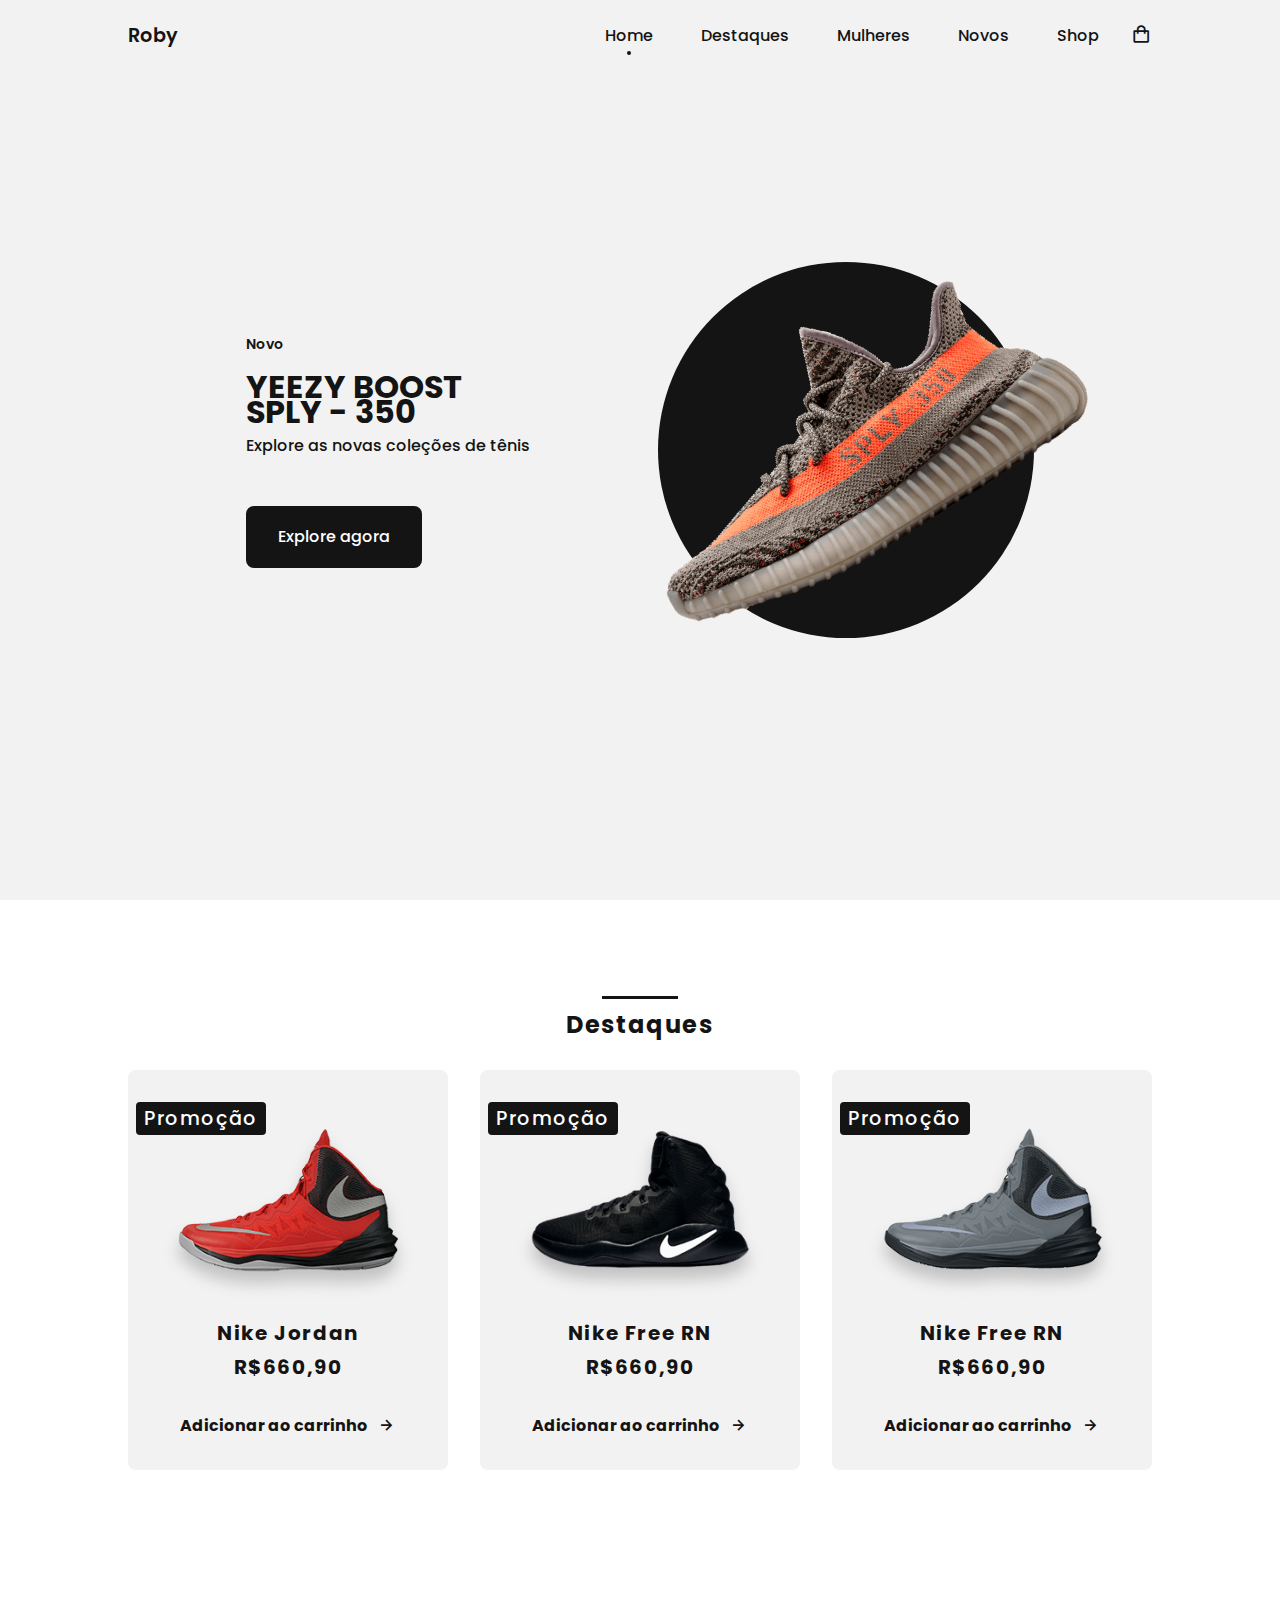
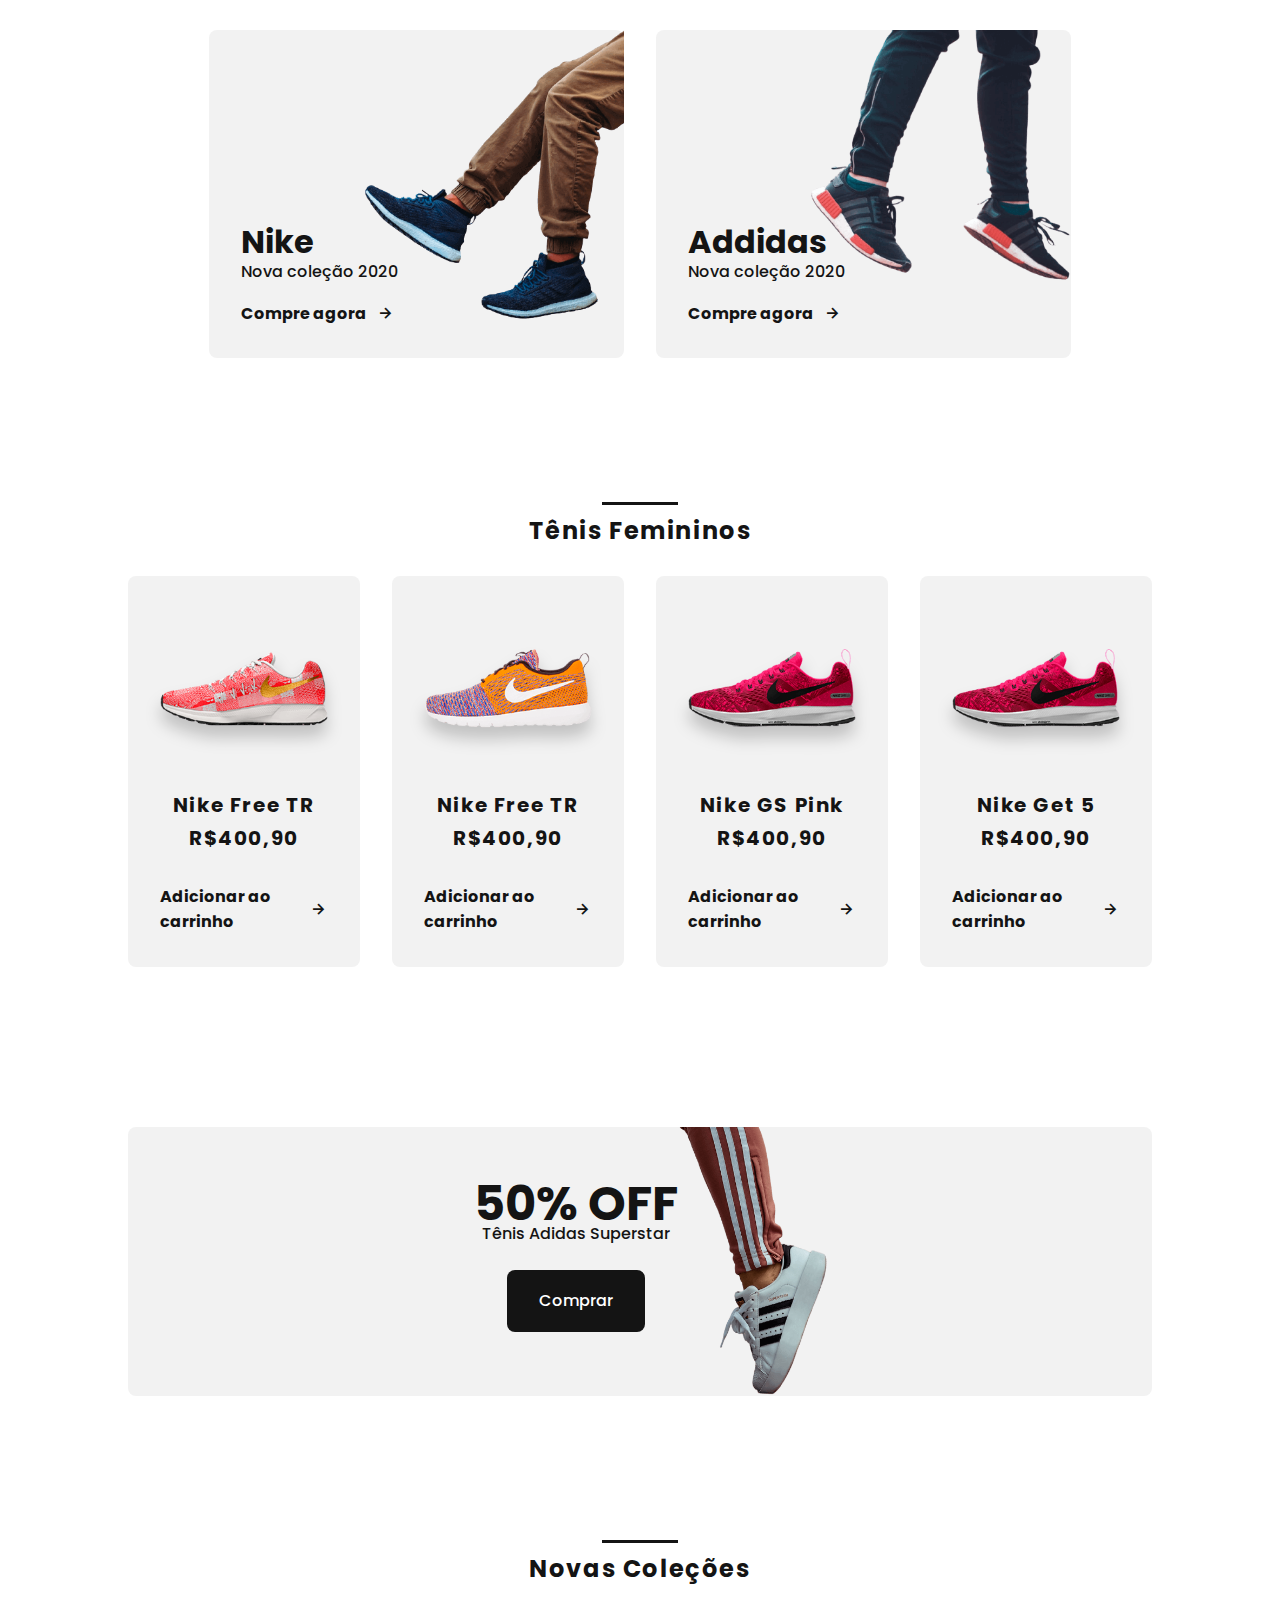
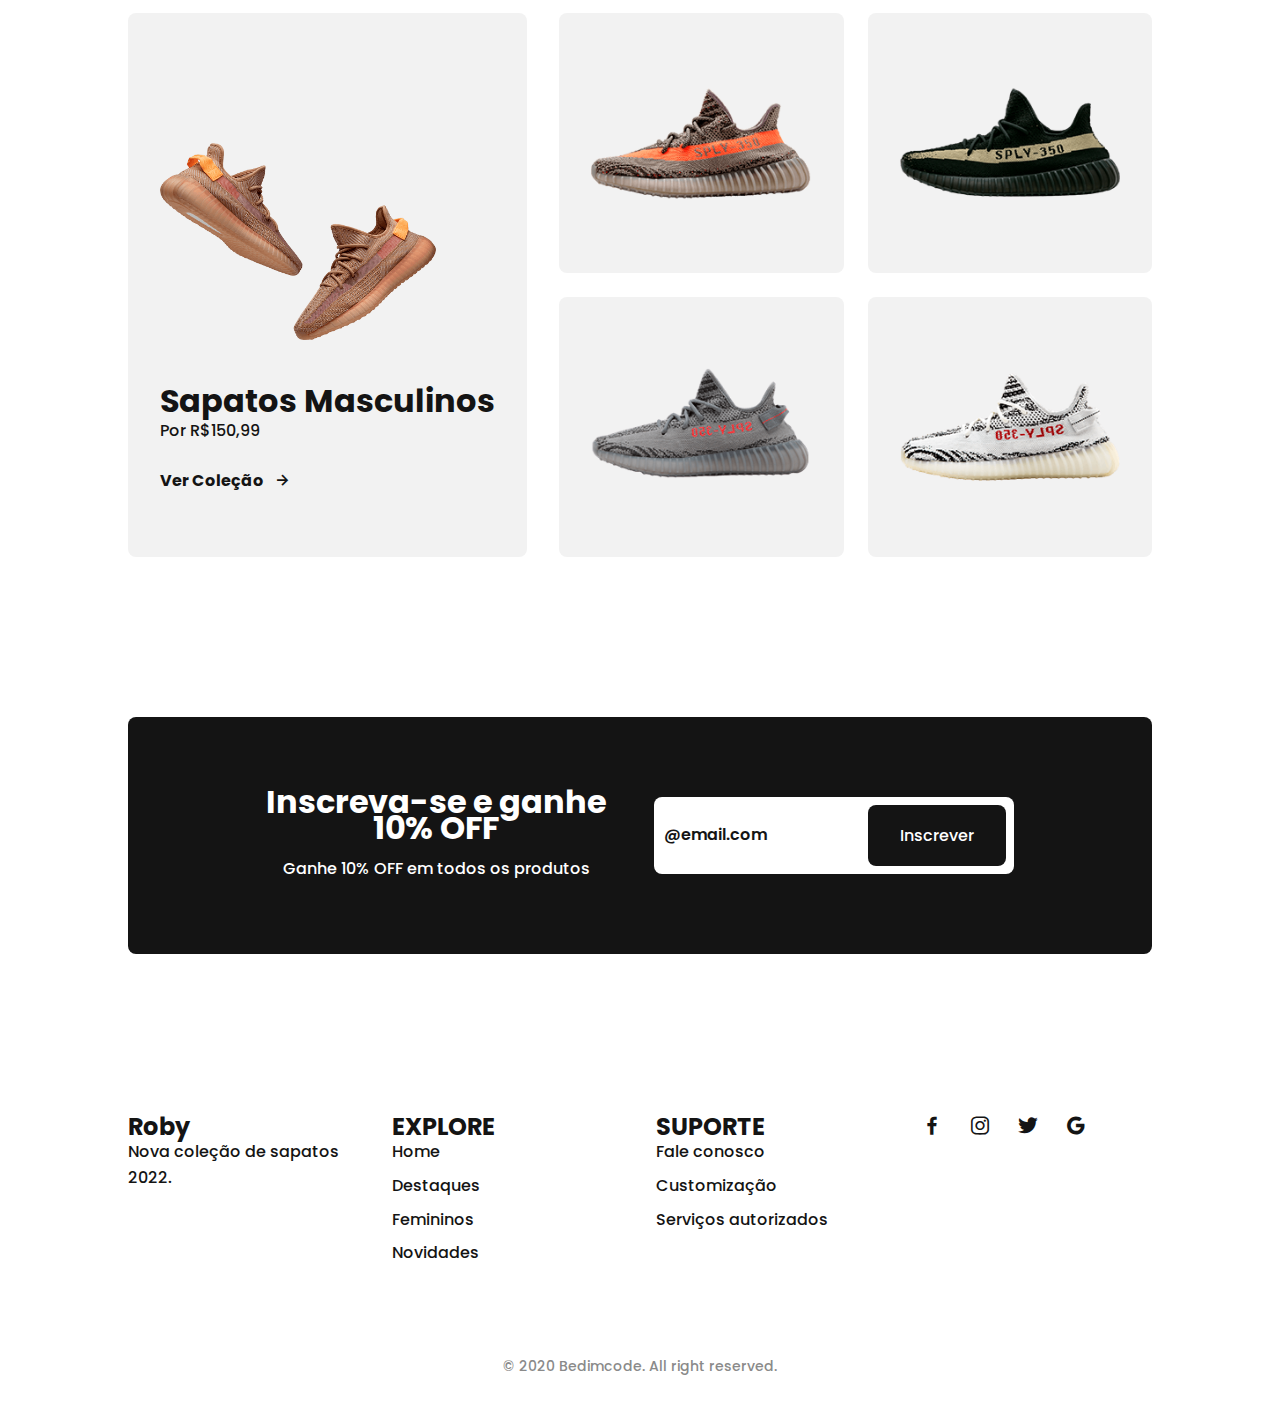
<file: index.html>
<!DOCTYPE html>
<html lang="pt-br">
<head>
    <meta charset="UTF-8">
    <meta http-equiv="X-UA-Compatible" content="IE=edge">
    <meta name="viewport" content="width=device-width, initial-scale=1.0">
    <link rel="stylesheet" href="css/style.css">
    <link href='https://unpkg.com/boxicons@2.1.2/css/boxicons.min.css' rel='stylesheet'>
    <title>Roby - Loja de Sapatos</title>
</head>


<body>
    
    <!-- =========== HEADER =========== -->
    <header class="l-header" id="header">
        <nav class="nav bd-grid">
            <div class="nav__toggle" id="nav-toggle">
                <i class='bx bxs-grid'></i>
            </div>

            <a href="#" class="nav__logo">Roby</a>

            <div class="nav__menu" id="nav-menu">
                <ul class="nav__list">
                    <li class="nav__item"><a href="#home" class="nav__link active">Home</a></li>
                    <li class="nav__item"><a href="#featured" class="nav__link">Destaques</a></li>
                    <li class="nav__item"><a href="#women" class="nav__link">Mulheres</a></li>
                    <li class="nav__item"><a href="#new" class="nav__link">Novos</a></li>
                    <li class="nav__item"><a href="./shop.html" class="nav__link">Shop</a></li>
                </ul>
            </div>

            <div class="nav__shop">
                <i class='bx bx-shopping-bag'></i>
            </div>
        </nav>
    </header>

    <!-- =========== MAIN =========== -->
    <main class="l-main">
        <!-- =========== HOME =========== -->
        <section class="home" id="home">
            <div class="home__container bd-grid">
                <div class="home__sneaker">
                    <div class="home__shape"></div>
                    <img src="img/imghome.png" alt="" class="home__img">
                </div>

                <div class="home__data">
                    <span class="home__new">Novo</span>
                    <h1 class="home__title">YEEZY BOOST <br> SPLY - 350</h1>
                    <p class="home__description">Explore as novas coleções de tênis</p>
                    <a href="#" class="button">Explore agora</a>
                </div>
            </div>

        </section>

        <!-- =========== Destaques =========== -->
        <section class="featured section" id="featured">
            <h2 class="section-title">Destaques</h2>

            <div class="featured__container bd-grid">
                <article class="sneaker">
                    <div class="sneaker__sale">Promoção</div>
                    <img src="img/featured1.png" class="sneaker__img">
                    <span class="sneaker__name">Nike Jordan</span>
                    <span class="sneaker__price">R$660,90</span>
                    <a href="#" class="button-light">Adicionar ao carrinho <i class='bx bx-right-arrow-alt button-icon'></i></a>
                </article>

                <article class="sneaker">
                    <div class="sneaker__sale">Promoção</div>
                    <img src="img/featured2.png" class="sneaker__img">
                    <span class="sneaker__name">Nike Free RN</span>
                    <span class="sneaker__price">R$660,90</span>
                    <a href="#" class="button-light">Adicionar ao carrinho <i class='bx bx-right-arrow-alt button-icon'></i></a>
                </article>

                <article class="sneaker">
                    <div class="sneaker__sale">Promoção</div>
                    <img src="img/featured3.png" class="sneaker__img">
                    <span class="sneaker__name">Nike Free RN</span>
                    <span class="sneaker__price">R$660,90</span>
                    <a href="#" class="button-light">Adicionar ao carrinho <i class='bx bx-right-arrow-alt button-icon'></i></a>
                </article>
            </div>
        </section>


        <!-- =========== COLEÇÃO =========== -->
        <section class="collection section">
            <div class="collection__container bd-grid">
                <div class="collection__card">
                    <div class="collection__data">
                        <h3 class="collection__name">Nike</h3>
                        <p class="collection__description">Nova coleção 2020</p>
                        <a href="#" class="button-light">Compre agora <i class='bx bx-right-arrow-alt button-icon'></i></a>
                    </div>

                    <img src="img/collection1.png" alt="" class="collection__img">
                </div>


                <div class="collection__card">
                    <div class="collection__data">
                        <h3 class="collection__name">Addidas</h3>
                        <p class="collection__description">Nova coleção 2020</p>
                        <a href="#" class="button-light">Compre agora <i class='bx bx-right-arrow-alt button-icon'></i></a>
                    </div>

                    <img src="img/collection2.png" alt="" class="collection__img">
                </div>
            </div>
        </section>

        <!-- =========== MULHERES =========== -->
        <section class="women section" id="women">
            <h2 class="section-title">Tênis Femininos</h2>

            <div class="women__container bd-grid">
                <article class="sneaker">
                    <img src="img/women1.png" class="sneaker__img">
                    <span class="sneaker__name">Nike Free TR</span>
                    <span class="sneaker__price">R$400,90</span>
                    <a href="#" class="button-light">Adicionar ao carrinho <i class='bx bx-right-arrow-alt button-icon'></i></a>
                </article>

                <article class="sneaker">
                    <img src="img/women2.png" class="sneaker__img">
                    <span class="sneaker__name">Nike Free TR</span>
                    <span class="sneaker__price">R$400,90</span>
                    <a href="#" class="button-light">Adicionar ao carrinho <i class='bx bx-right-arrow-alt button-icon'></i></a>
                </article>

                <article class="sneaker">
                    <img src="img/women3.png" class="sneaker__img">
                    <span class="sneaker__name">Nike GS Pink</span>
                    <span class="sneaker__price">R$400,90</span>
                    <a href="#" class="button-light">Adicionar ao carrinho <i class='bx bx-right-arrow-alt button-icon'></i></a>
                </article>

                <article class="sneaker">
                    <img src="img/women3.png" class="sneaker__img">
                    <span class="sneaker__name">Nike Get 5</span>
                    <span class="sneaker__price">R$400,90</span>
                    <a href="#" class="button-light">Adicionar ao carrinho <i class='bx bx-right-arrow-alt button-icon'></i></a>
                </article>
            </div>
        </section>

        <!-- =========== OFERTAS =========== -->
        <section class="offer section">
            <div class="offer__container bd-grid">
                <div class="offer__data">
                    <h3 class="offer__title">50% OFF</h3>
                    <p class="offer__description">Tênis Adidas Superstar</p>
                    <a href="#" class="button">Comprar</a>
                </div>

                <img src="img/offert.png" alt="" class="offer__img">
            </div>
        </section>

        <!-- =========== NOVAS COLEÇÕES =========== -->
        <section class="new section" id="new">
            <h2 class="section-title">Novas Coleções</h2>

            <div class="new__container bd-grid">
                <div class="new__mens">
                    <img src="img/new1.png" alt="" class="new__mens-img">
                    <h3 class="new__title">Sapatos Masculinos</h3>
                    <span class="new__price">Por R$150,99</span>
                    <a href="#" class="button-light">Ver Coleção <i class='bx bx-right-arrow-alt button-icon'></i></a>
                </div>

                <div class="new__sneaker">
                    <div class="new__sneaker-card">
                        <img src="img/new2.png" alt="" class="new__sneaker-img">
                        <div class="new__sneaker-overlay">
                            <a href="#" class="button">Adicionar ao carrinho</a>
                        </div>
                    </div>

                    <div class="new__sneaker-card">
                        <img src="img/new3.png" alt="" class="new__sneaker-img">
                        <div class="new__sneaker-overlay">
                            <a href="#" class="button">Adicionar ao carrinho</a>
                        </div>
                    </div>

                    <div class="new__sneaker-card">
                        <img src="img/new4.png" alt="" class="new__sneaker-img">
                        <div class="new__sneaker-overlay">
                            <a href="#" class="button">Adicionar ao carrinho</a>
                        </div>
                    </div>

                    <div class="new__sneaker-card">
                        <img src="img/new5.png" alt="" class="new__sneaker-img">
                        <div class="new__sneaker-overlay">
                            <a href="#" class="button">Adicionar ao carrinho</a>
                        </div>
                    </div>

                    
                </div>
            </div>
        </section>

        <!-- =========== NEWSLETTER =========== -->
        <section class="newsletter section">
            <div class="newsletter__container bd-grid">
                <div>
                    <h3 class="newsletter__title">Inscreva-se e ganhe <br> 10% OFF</h3>
                    <p class="newsletter__description">Ganhe 10% OFF em todos os produtos</p>
                </div>

                <form action="" class="newsletter__subscribe">
                    <input type="text" placeholder="@email.com" class="newsletter__input">
                    <a href="#" class="button">Inscrever</a>
                </form>
            </div>
        </section>
    </main>

    <!-- =========== FOOTER =========== -->
    <footer class="footer section">
        <div class="footer__container bd-grid">
            <div class="footer__box">
                <h3 class="footer__title">Roby</h3>
                <p class="footer__description">Nova coleção de sapatos 2022.</p>
            </div>

            <div class="footer__box">
                <h3 class="footer__title">EXPLORE</h3>
                
                <ul>
                    <li><a href="#home" class="footer__link">Home</a></li>
                    <li><a href="#featured" class="footer__link">Destaques</a></li>
                    <li><a href="#women" class="footer__link">Femininos</a></li>
                    <li><a href="#new" class="footer__link">Novidades</a></li>
                </ul>
            </div>

            <div class="footer__box">
                <h3 class="footer__title">SUPORTE</h3>
                
                <ul>
                    <li><a href="#" class="footer__link">Fale conosco</a></li>
                    <li><a href="#" class="footer__link">Customização</a></li>
                    <li><a href="#" class="footer__link">Serviços autorizados</a></li>
                </ul>
            </div>

            <div class="footer__box">
                <a href="#" class="footer__social"><i class="bx bxl-facebook"></i></a>
                <a href="#" class="footer__social"><i class="bx bxl-instagram"></i></a>
                <a href="#" class="footer__social"><i class="bx bxl-twitter"></i></a>
                <a href="#" class="footer__social"><i class="bx bxl-google"></i></a>
            </div>
        </div>

        <p class="footer__copy">&#169; 2020 Bedimcode. All right reserved.</p>
    </footer>

    <script src="js/main.js"></script>
</body>
</html>
</file>
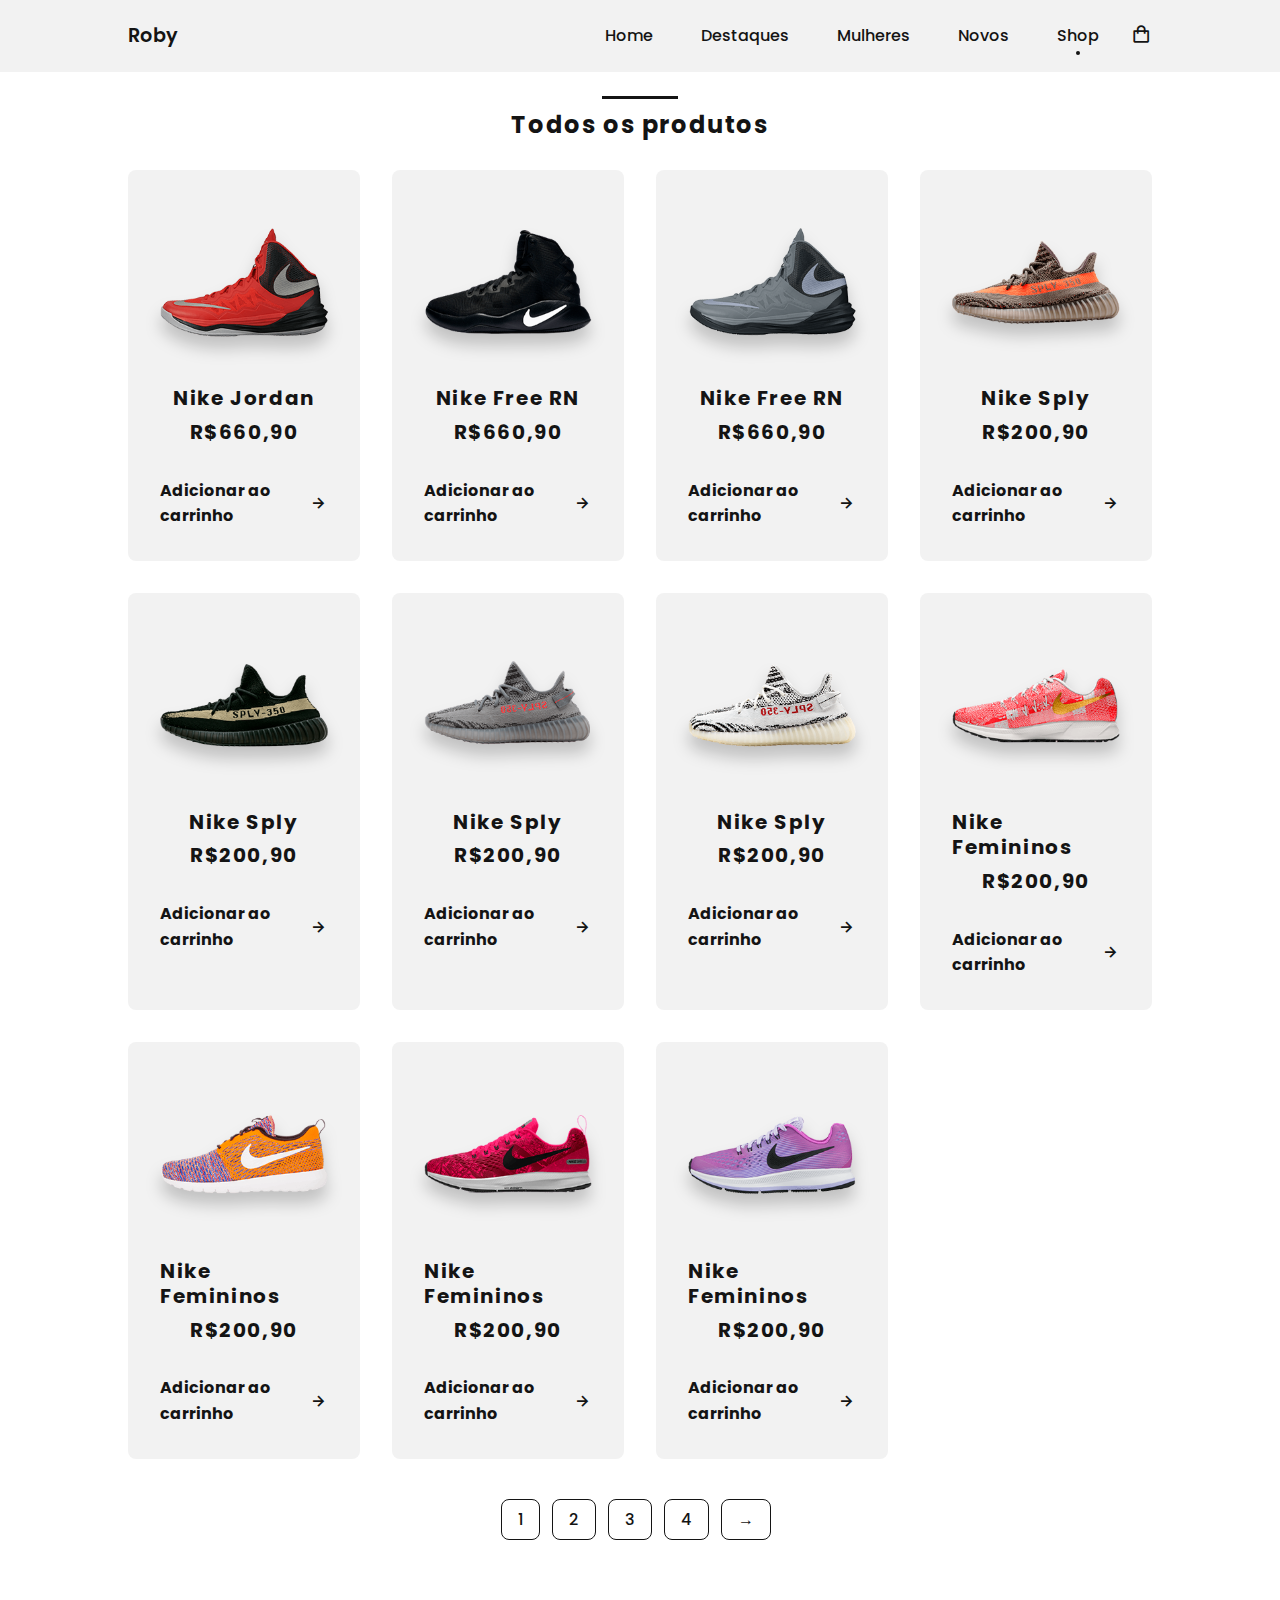
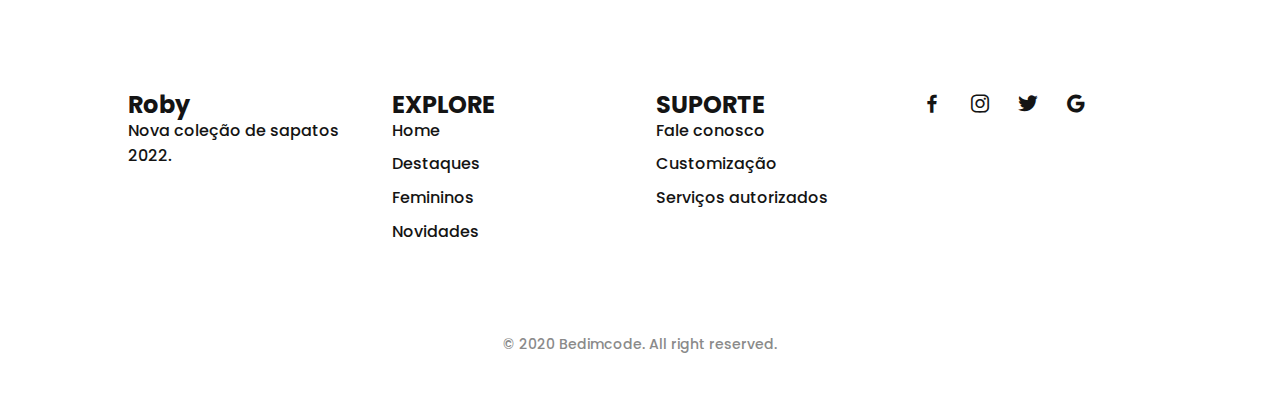
<file: shop.html>
<!DOCTYPE html>
<html lang="pt-br">
<head>
    <meta charset="UTF-8">
    <meta http-equiv="X-UA-Compatible" content="IE=edge">
    <meta name="viewport" content="width=device-width, initial-scale=1.0">
    <link rel="stylesheet" href="css/style.css">
    <link href='https://unpkg.com/boxicons@2.1.2/css/boxicons.min.css' rel='stylesheet'>
    <title>Shop - Ruby</title>
</head>

<body>
    
    <!--=======HEADER=======-->
    <header class="l-header" id="header">
        <nav class="nav bd-grid">
            <div class="nav__toggle" id="nav-toggle">
                <i class='bx bxs-grid'></i>
            </div>

            <a href="#" class="nav__logo">Roby</a>

            <div class="nav__menu" id="nav-menu">
                <ul class="nav__list">
                    <li class="nav__item"><a href="./index.html" class="nav__link">Home</a></li>
                    <li class="nav__item"><a href="./index.html" class="nav__link">Destaques</a></li>
                    <li class="nav__item"><a href="./index.html" class="nav__link">Mulheres</a></li>
                    <li class="nav__item"><a href="./index.html" class="nav__link">Novos</a></li>
                    <li class="nav__item"><a href="#shop" class="nav__link active">Shop</a></li>
                </ul>
            </div>

            <div class="nav__shop">
                <i class='bx bx-shopping-bag'></i>
            </div>
        </nav>
    </header>

    <!--=======MAIN=======-->
    <main class="l-main">
        <!--=======ALL PRODUCTS=======-->
        <section class="featured section" id="shop">
            <h2 class="section-title">Todos os produtos</h2>

            <div class="featured__container bd-grid">
                <article class="sneaker">
                    <img src="img/featured1.png" class="sneaker__img">
                    <span class="sneaker__name">Nike Jordan</span>
                    <span class="sneaker__price">R$660,90</span>
                    <a href="#" class="button-light">Adicionar ao carrinho <i class='bx bx-right-arrow-alt button-icon'></i></a>
                </article>

                <article class="sneaker">
                    <img src="img/featured2.png" class="sneaker__img">
                    <span class="sneaker__name">Nike Free RN</span>
                    <span class="sneaker__price">R$660,90</span>
                    <a href="#" class="button-light">Adicionar ao carrinho <i class='bx bx-right-arrow-alt button-icon'></i></a>
                </article>

                <article class="sneaker">
                    <img src="img/featured3.png" class="sneaker__img">
                    <span class="sneaker__name">Nike Free RN</span>
                    <span class="sneaker__price">R$660,90</span>
                    <a href="#" class="button-light">Adicionar ao carrinho <i class='bx bx-right-arrow-alt button-icon'></i></a>
                </article>

                <article class="sneaker">
                    <img src="img/new2.png" class="sneaker__img">
                    <span class="sneaker__name">Nike Sply</span>
                    <span class="sneaker__price">R$200,90</span>
                    <a href="#" class="button-light">Adicionar ao carrinho <i class='bx bx-right-arrow-alt button-icon'></i></a>
                </article>

                <article class="sneaker">
                    <img src="img/new3.png" class="sneaker__img">
                    <span class="sneaker__name">Nike Sply</span>
                    <span class="sneaker__price">R$200,90</span>
                    <a href="#" class="button-light">Adicionar ao carrinho <i class='bx bx-right-arrow-alt button-icon'></i></a>
                </article>

                <article class="sneaker">
                    <img src="img/new4.png" class="sneaker__img">
                    <span class="sneaker__name">Nike Sply</span>
                    <span class="sneaker__price">R$200,90</span>
                    <a href="#" class="button-light">Adicionar ao carrinho <i class='bx bx-right-arrow-alt button-icon'></i></a>
                </article>

                <article class="sneaker">
                    <img src="img/new5.png" class="sneaker__img">
                    <span class="sneaker__name">Nike Sply</span>
                    <span class="sneaker__price">R$200,90</span>
                    <a href="#" class="button-light">Adicionar ao carrinho <i class='bx bx-right-arrow-alt button-icon'></i></a>
                </article>

                <article class="sneaker">
                    <img src="img/women1.png" class="sneaker__img">
                    <span class="sneaker__name">Nike Femininos</span>
                    <span class="sneaker__price">R$200,90</span>
                    <a href="#" class="button-light">Adicionar ao carrinho <i class='bx bx-right-arrow-alt button-icon'></i></a>
                </article>

                <article class="sneaker">
                    <img src="img/women2.png" class="sneaker__img">
                    <span class="sneaker__name">Nike Femininos</span>
                    <span class="sneaker__price">R$200,90</span>
                    <a href="#" class="button-light">Adicionar ao carrinho <i class='bx bx-right-arrow-alt button-icon'></i></a>
                </article>

                <article class="sneaker">
                    <img src="img/women3.png" class="sneaker__img">
                    <span class="sneaker__name">Nike Femininos</span>
                    <span class="sneaker__price">R$200,90</span>
                    <a href="#" class="button-light">Adicionar ao carrinho <i class='bx bx-right-arrow-alt button-icon'></i></a>
                </article>

                <article class="sneaker">
                    <img src="img/women4.png" class="sneaker__img">
                    <span class="sneaker__name">Nike Femininos</span>
                    <span class="sneaker__price">R$200,90</span>
                    <a href="#" class="button-light">Adicionar ao carrinho <i class='bx bx-right-arrow-alt button-icon'></i></a>
                </article>
            </div>

            <div class="sneaker__pages bd-grid">
                <div>
                    <span class="sneaker__pag">1</span>
                    <span class="sneaker__pag">2</span>
                    <span class="sneaker__pag">3</span>
                    <span class="sneaker__pag">4</span>
                    <span class="sneaker__pag">&#8594;</span>
                </div>
            </div>
        </section>
    </main>


    <!-- =========== FOOTER =========== -->
    <footer class="footer section">
        <div class="footer__container bd-grid">
            <div class="footer__box">
                <h3 class="footer__title">Roby</h3>
                <p class="footer__description">Nova coleção de sapatos 2022.</p>
            </div>

            <div class="footer__box">
                <h3 class="footer__title">EXPLORE</h3>
                
                <ul>
                    <li><a href="#home" class="footer__link">Home</a></li>
                    <li><a href="#featured" class="footer__link">Destaques</a></li>
                    <li><a href="#women" class="footer__link">Femininos</a></li>
                    <li><a href="#new" class="footer__link">Novidades</a></li>
                </ul>
            </div>

            <div class="footer__box">
                <h3 class="footer__title">SUPORTE</h3>
                
                <ul>
                    <li><a href="#" class="footer__link">Fale conosco</a></li>
                    <li><a href="#" class="footer__link">Customização</a></li>
                    <li><a href="#" class="footer__link">Serviços autorizados</a></li>
                </ul>
            </div>

            <div class="footer__box">
                <a href="#" class="footer__social"><i class="bx bxl-facebook"></i></a>
                <a href="#" class="footer__social"><i class="bx bxl-instagram"></i></a>
                <a href="#" class="footer__social"><i class="bx bxl-twitter"></i></a>
                <a href="#" class="footer__social"><i class="bx bxl-google"></i></a>
            </div>
        </div>

        <p class="footer__copy">&#169; 2020 Bedimcode. All right reserved.</p>
    </footer>
    
    <script src="js/main.js"></script>
</body>
</html>
</file>
<file: css/style.css>
@import url('https://fonts.googleapis.com/css2?family=Poppins:wght@400;500;700&display=swap');

/*=============VARIAVEIS CSS=============*/

:root{
    --header-height: 3rem;

    /*=============FONT WEIGHT=============*/
    --font-medium: 500;
    --font-semi-bold: 600;
    --font-bold: 700;


    /*=============CORES=============*/
    --dark-color: #141414;
    --dark-color-light: #8a8a8a;
    --dark-color-lighten: #f2f2f2;
    --white-color: #fff;

    /*=============FONTES=============*/
    --body-font: 'Poppins', sans-serif;
    --big-font-size: 1.25rem;
    --bigger-font-size: 1.5rem;
    --biggest-font-size: 2rem;
    --h2-font-size: 1.25rem;
    --normal-font-size: .938rem;
    --smaller-font-size: .813rem;

    /*=============MARGENS=============*/
    --mb-1: .5rem;
    --mb-2: 1rem;
    --mb-3: 1.5rem;
    --mb-4: 2rem;
    --mb-5: 2.5rem;
    --mb-6: 3rem;

    /*=============Z-INDEX=============*/
    --z-index: 100;

    /*=============ROTATE IMG=============*/
    --rotate-img: rotate(-30deg);
}


@media screen and (min-width: 768px){
    :root{
        --big-font-size: 1.5rem;
        --bigger-font-size: 2rem;
        --biggest-font-size: 3rem;
        --normal-font-size: 1rem;
        --smaller-font-size: .875rem;
    }
}

/*=============BÁSICO=============*/
*,::before,::after{
    box-sizing: border-box;
}

html{
    scroll-behavior: smooth;
}

body{
    margin: var(--header-height) 0 0 0;
    font-family: var(--body-font);
    font-size: var(--normal-font-size);
    font-weight: var(--font-medium);
    color: var(--dark-color);
    line-height: 1.6rem;
}

h1,h2,h3,p,ul{
    margin: 0;
}

ul{
    padding: 0;
    list-style: none;
}

a{
    text-decoration: none;
    color: var(--dark-color);
}

img{
    max-width: 100%;
    height: auto;
    display: block;
}



/*=============CLASSES GERAIS=============*/
.section{
    padding: 5rem 0 2rem;  
}

.section-title{
    position: relative;
    font-size: var(--big-font-size);
    margin-bottom: var(--mb-4);
    text-align: center;
    letter-spacing: .1rem;
}

.section-title::after{
    content: '';
    position: absolute;
    width: 56px;
    height: .18rem;
    top: -1rem;
    left: 0;
    right: 0;
    margin: auto;
    background-color: var(--dark-color);
}


/*=============LAYOUT GERAL=============*/
.bd-grid{
    max-width: 1024px;
    display: grid;
    grid-template-columns: 100%;
    column-gap: 2rem;
    width: calc(100% - 2rem);
    margin-left: var(--mb-2);
    margin-right: var(--mb-2);
}


/*=============HEADER=============*/

.l-header{
    width: 100%;
    position: fixed;
    top: 0;
    left: 0;
    z-index: var(--z-index);
    background-color: var(--dark-color-lighten);
}

/*=============NAV=============*/

.nav{
    height: var(--header-height);
    display: flex;
    justify-content: space-between;
    align-items: center;
}

@media screen and (max-width: 768px){
    .nav__menu{
        position: fixed;
        top: var(--header-height);
        left: -100%;
        width: 70%;
        height: 100vh;
        padding: 2rem;
        background-color: var(--white-color);
        transition: .5s;
    }
}

.nav__item{
    margin-bottom: var(--mb-4);
}

.nav__logo{
    font-weight: var(--font-semi-bold);
    font-size: 1.2rem;
}

.nav__toggle, .nav__shop{
    font-size: 1.3rem;
    cursor: pointer;
}


/*=============SHOW MENU=============*/
.show{
    left: 0;
}

/*=============ACTIVE LINK=============*/
.active{
    position: relative;
}

.active::before{
    content: '';
    position: absolute;
    bottom: -.5rem;
    left: 45%;
    width: 4px;
    height: 4px;
    background-color: var(--dark-color);
    border-radius: 50%;
}


/*=============MUDAR COR HEADER=============*/
.scroll-header{
    background-color: var(--white-color);
    box-shadow: 0 2px 4px rgba(0, 0, 0, .1);
}


/*=============HOME=============*/
.home{
    background-color: var(--dark-color-lighten);
    overflow: hidden;
}

.home__container{
    height: calc(100vh - var(--header-height));
}

.home__sneaker{
    position: relative;
    display: flex;
    justify-content: center;
    align-self: center;
}


.home__shape{
    width: 220px;
    height: 220px;
    background-color: var(--dark-color);
    border-radius: 50%;
}

.home__img{
    position: absolute;
    top: 1.5rem;
    max-width: initial;
    width: 275px;
    transform: var(--rotate-img);
}

.home__new{
    display: block;
    font-size: var(--smaller-font-size);
    font-weight: var(--font-semi-bold);
    margin-bottom: var(--mb-2);
}

.home__title{
    font-size: var(--bigger-font-size);
    margin-bottom: var(--mb-1);
}

.home__description{
    margin-bottom: var(--mb-6);
}

/*=============BOTÕES=============*/
.button{
    display: inline-block;
    background-color: var(--dark-color);
    color: var(--white-color);
    padding: 1.125rem 2rem;
    font-weight: var(--font-medium);
    border-radius: .5rem;
    transition: .3s;
}

.button:hover{
    transform: translateY(-.25rem);
}

.button-light{
    display: inline-flex;
    color: var(--dark-color);
    font-weight: var(--font-bold);
    align-items: center;
}

.button-icon{
    font-size: 1.25rem;
    margin-left: var(--mb-1);
    transition: .3s;
}

.button-light:hover .button-icon{
    transform: translateX(.25rem);
}

/*=============DESTAQUES=============*/
.featured__container{
    row-gap: 2rem;
    grid-template-columns: repeat(auto-fit, minmax(220px, 1fr));
}

.sneaker{
    position: relative;
    display: flex;
    flex-direction: column;
    align-items: center;
    padding: 2rem;
    background-color: var(--dark-color-lighten);
    border-radius: .5rem;
    transition: .3s;
}

.sneaker__sale{
    position: absolute;
    left: .5rem;
    background-color: var(--dark-color);
    color: var(--white-color);
    padding: .25rem .5rem;
    border-radius: .25rem;
    font-size: 1.2rem;
    letter-spacing: .1rem;
}

.sneaker__img{
    width: 220px;
    margin-top: var(--mb-3);
    margin-bottom: var(--mb-6);
    filter: drop-shadow(0 12px 8px rgba(0,0,0,.2));
}

.sneaker__name, .sneaker__price{
    font-size: var(--h2-font-size);
    letter-spacing: .1rem;
    font-weight: var(--font-bold);
}

.sneaker__name{
    margin-bottom: var(--mb-1);
}

.sneaker__price{
    margin-bottom: var(--mb-4);
}

.sneaker:hover{
    transform: translateY(-.5rem);
}

.sneaker__pages{
    margin-top: var(--mb-6);
    text-align: center;
}

.sneaker__pag{
    margin-right: var(--mb-1);
    padding: .5rem 1rem;
    border: 1px solid var(--dark-color);
    border-radius: .5rem;
}

.sneaker__pag:hover{
    background-color: var(--dark-color);
    color: var(--white-color);
    cursor: pointer;
}

/*=============COLEÇÃO=============*/
.collection__container{
    row-gap: 2rem;
    justify-content: center;
}

.collection__card{
    position: relative;
    display: flex;
    height: 328px;
    background-color: var(--dark-color-lighten);
    padding: 2rem;
    border-radius: .5rem;
    transition: .3s;
}

.collection__data{
    align-self: flex-end;
}

.collection__img{
    position: absolute;
    top: 0;
    right: 0;
    width: 230px;
}

.collection__name{
    font-size: var(--bigger-font-size);
    margin-bottom: .25rem;
}

.collection__description{
    margin-bottom: var(--mb-2);
}

.collection__card:hover{
    transform: translateY(-.5rem);
}



/*=============COLEÇÃO FEMININA=============*/
.women__container{
    row-gap: 2rem;
    grid-template-columns: repeat(auto-fit, minmax(220px, 1fr));
}


/*=============OFERTA=============*/
.offer__container{
    grid-template-columns: 55% 45%;
    column-gap: 0;
    background-color: var(--dark-color-lighten);
    border-radius: .5rem;
    justify-content: center;
}

.offer__data{
    padding: 4rem 0 4rem 1.5rem;
}

.offer__title{
    font-size: var(--biggest-font-size);
    margin-bottom: .25rem;
}

.offer__description{
    margin-bottom: var(--mb-3);
}

.offer__img{
    width: 153px;
}

/*=============NOVA COLEÇÃO=============*/
.new__container{
    row-gap: 2rem;
}

.new__mens{
    display: flex;
    flex-direction: column;
    justify-content: center;
    background-color: var(--dark-color-lighten);
    border-radius: .5rem;
    padding: 2rem;
}

.new__mens-img{
    width: 276px;
    margin-bottom: var(--mb-3);
}

.new__title{
    font-size: var(--bigger-font-size);
    margin-bottom: .25rem;
}

.new__price{
    display: block;
    margin-bottom: var(--mb-3);
}

.new__sneaker{
    display: grid;
    gap: 1.5rem;
    grid-template-columns: repeat(auto-fit, minmax(220px, 1fr));
}

.new__sneaker-card{
    position: relative;
    padding: 3.5rem 1.5rem;
    background-color: var(--dark-color-lighten);
    border-radius: .5rem;
    overflow: hidden;
    display: flex;
    justify-content: center;
}

.new__sneaker-img{
    width: 220px;
}

.new__sneaker-overlay{
    position: absolute;
    left: 0;
    bottom: -100%;
    width: 100%;
    height: 100%;
    display: flex;
    justify-content: center;
    align-items: center;
    background-color: rgba(138, 138, 138, .3);
    transition: .3s;
}

.new__sneaker-card:hover .new__sneaker-overlay{
    bottom: 0;
}



/*=============NEWSLETTER=============*/
.newsletter__container{
    background-color: var(--dark-color);
    color: var(--white-color);
    padding: 2rem .5rem;
    border-radius: .5rem;
    text-align: center;
}


.newsletter__title{
    font-size: var(--bigger-font-size);
    margin-bottom: var(--mb-2);
}

.newsletter__description{
    margin-bottom: var(--mb-5);
}

.newsletter__subscribe{
    display: flex;
    column-gap: .5rem;
    background-color: var(--white-color);
    padding: .5rem;
    border-radius: .5rem;
}

.newsletter__input{
    outline: none;
    border: none;
    width: 90%;
    font-size: var(--normal-font-size);
}

.newsletter__input::placeholder{
    color: var(--dark-color);
    font-family: var(--body-font);
    font-size: var(--normal-font-size);
    font-weight: var(--font-semi-bold);
}


/*=============FOOTER=============*/
.footer__container{
    grid-template-columns: repeat(auto-fit, minmax(220px, 1fr));
}

.footer__box{
    margin-bottom: var(--mb-4);
}

.footer__title{
    font-size: var(--big-font-size);
}

.footer__link{
    display: block;
    width: max-content;
    margin-bottom: var(--mb-1);
}

.footer__social{
    font-size: 1.5rem;
    margin-right: 1.25rem;
}


.footer__copy{
    padding-top: 3rem;
    font-size: var(--smaller-font-size);
    color: var(--dark-color-light);
    text-align: center;
}



/*=============RESPONSIVO=============*/
@media screen and (min-width: 576px){
    .collection__container{
        grid-template-columns: 415px;
    }

    .collection__img{
        width: 260px;
    }

    .offer__container{
        grid-template-columns: max-content max-content;
    }

    .offer__data{
        text-align: center;
    }

    .new__mens{
        align-items: center;
    }
}



@media screen and (min-width: 768px){
    body{
        margin: 0;
    }

    .section{
        padding: 7rem 0 3rem;
    }

    .section-title::after{
        width: 76px;
    }

    .nav{
        height: calc(var(--header-height) + 1.5rem);
    }

    .nav__menu{
        margin-left: auto;
    }

    .nav__list{
        display: flex;
    }

    .nav__item{
        margin-left: var(--mb-6);
        margin-bottom: 0;
    }

    .nav__toggle{
        display: none;
    }

    .home__container{
        height: 100vh;
        grid-template-columns: max-content max-content;
        justify-content: center;
        align-items: center;
    }

    .home__sneaker{
        order: 1; /*ESTUDAR SOBRE DEPOIS*/
    }

    .home__shape{
        width: 376px;
        height: 376px;
    }

    .home__img{
        width: 470px;
        top: 3.5rem;
        right: 0;
        left: -3rem;
    }

    .newsletter__container{
        grid-template-columns: max-content max-content;
        justify-content: center;
        align-items: center;
        padding: 4.5rem 2rem;
        column-gap: 3rem;
    }

    .newsletter__description{
        margin-bottom: 0;
    }

    .newsletter__subscribe{
        width: 360px;
        height: max-content;
    }
}


@media screen and (min-width: 1024px){
    .bd-grid{
        margin-left: auto;
        margin-right: auto;
    }

    .home__container{
        column-gap: 8rem;
    }

    .collection__container{
        grid-template-columns: repeat(2, 415px);
    }

    .new__container{
        grid-template-columns: max-content 1fr;
    }

    .new__mens{
        align-items: initial;
        justify-content: flex-end;
        padding: 4rem 2rem;
    }

    .new__mens-img{
        margin-bottom: var(--mb-6);
    }
}
</file>
